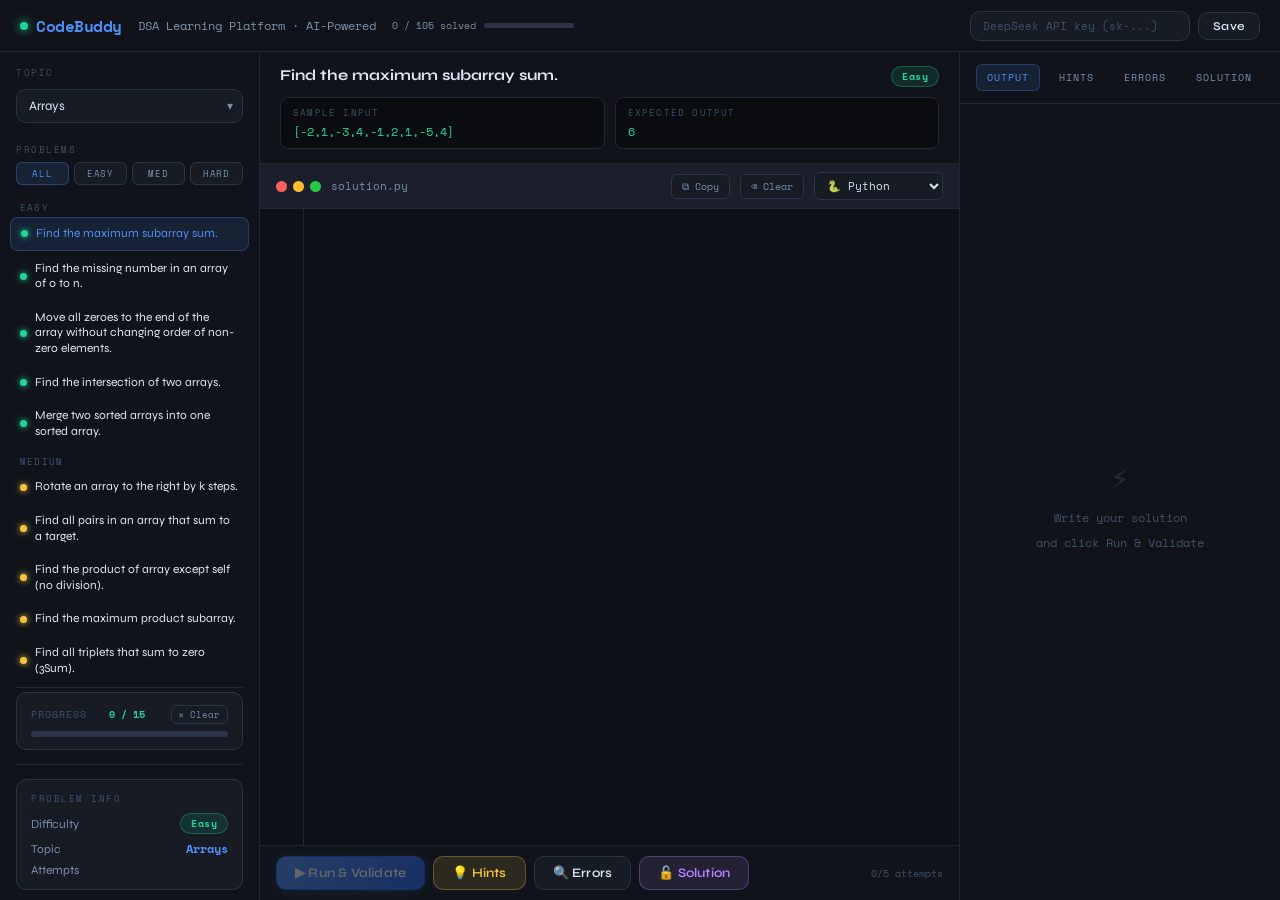
<file: index.html>
<!DOCTYPE html>
<html lang="en">
<head>
<meta charset="UTF-8">
<meta name="viewport" content="width=device-width, initial-scale=1.0">
<title>CodeBuddy — DSA Platform</title>
<link rel="preconnect" href="https://fonts.googleapis.com">
<link href="https://fonts.googleapis.com/css2?family=Space+Mono:ital,wght@0,400;0,700;1,400&family=Syne:wght@400;500;600;700;800&display=swap" rel="stylesheet">
<link rel="stylesheet" href="style.css">
</head>
<body>

<div class="app">

  <!-- ── TOP BAR ── -->
  <header class="topbar">
    <div class="logo">
      <span class="logo-dot"></span>
      CodeBuddy
    </div>
    <span class="topbar-title">DSA Learning Platform · AI-Powered</span>
    <div class="overall-progress-wrap">
      <span id="overall-label">0 / 105 solved</span>
      <div class="overall-track"><div class="overall-fill" id="overall-fill" style="width:0%"></div></div>
    </div>
    <div class="topbar-sep"></div>
    <div class="api-area" id="api-area">
      <input class="api-input" type="password" id="api-key-input" placeholder="DeepSeek API key (sk-...)">
      <button class="btn btn-ghost" style="padding:6px 14px;font-size:12px;" onclick="saveApiKey()">Save</button>
    </div>
  </header>

  <!-- ── SIDEBAR ── -->
  <aside class="sidebar">
    <div class="sidebar-section">
      <div class="sidebar-label">Topic</div>
      <div class="custom-select">
        <select id="topic-select" onchange="onTopicChange()"></select>
      </div>
    </div>

    <div class="sidebar-label" style="padding: 0 16px; margin-bottom:6px;">Problems</div>
    <div class="diff-filter-row">
      <button class="diff-filter-btn active-all" id="filter-all"   onclick="setDiffFilter('all')">All</button>
      <button class="diff-filter-btn" id="filter-easy"   onclick="setDiffFilter('easy')">Easy</button>
      <button class="diff-filter-btn" id="filter-medium" onclick="setDiffFilter('medium')">Med</button>
      <button class="diff-filter-btn" id="filter-hard"   onclick="setDiffFilter('hard')">Hard</button>
    </div>
    <div class="q-list" id="q-list"></div>

    <div class="sidebar-divider"></div>

    <!-- Progress bar -->
    <div class="progress-block">
      <div class="progress-label-row">
        <span class="progress-label">Progress</span>
        <span class="progress-count" id="progress-count">0 / 15</span>
        <button class="icon-btn" onclick="clearProgress()" style="margin-left:4px;padding:2px 7px;font-size:9px;">✕ Clear</button>
      </div>
      <div class="progress-track">
        <div class="progress-fill" id="progress-fill" style="width:0%"></div>
      </div>
    </div>

    <div class="sidebar-divider"></div>

    <div class="stat-block">
      <div class="sidebar-label" style="margin-bottom:8px;">Problem Info</div>
      <div class="stat-row">
        <span class="stat-key">Difficulty</span>
        <span id="diff-badge" class="badge easy">Easy</span>
      </div>
      <div class="stat-row">
        <span class="stat-key">Topic</span>
        <span class="stat-val" id="info-topic" style="color:var(--blue)">Arrays</span>
      </div>
      <div class="stat-row">
        <span class="stat-key">Attempts</span>
        <div class="attempt-row" id="attempt-dots"></div>
      </div>
    </div>
  </aside>

  <!-- ── MAIN EDITOR ── -->
  <main class="main">
    <!-- Problem card -->
    <div class="problem-card">
      <div class="problem-head">
        <div class="problem-title" id="prob-title">Select a problem</div>
        <span id="prob-badge" class="badge easy">Easy</span>
      </div>
      <div class="io-row">
        <div class="io-box">
          <div class="io-lbl">Sample Input</div>
          <div class="io-val" id="prob-input">—</div>
        </div>
        <div class="io-box">
          <div class="io-lbl">Expected Output</div>
          <div class="io-val" id="prob-output">—</div>
        </div>
      </div>
    </div>

    <!-- Editor chrome -->
    <div class="editor-chrome">
      <div class="chrome-dots">
        <div class="cd cd-r"></div>
        <div class="cd cd-y"></div>
        <div class="cd cd-g"></div>
      </div>
      <span class="chrome-file" id="chrome-file">solution.py</span>
      <button class="icon-btn" onclick="copyCode()" id="copy-code-btn">⧉ Copy</button>
      <button class="icon-btn" onclick="clearCode()">⌫ Clear</button>
      <div class="lang-select">
        <select id="lang-select" onchange="onLangChange()">
          <option value="python">🐍 Python</option>
          <option value="javascript">🟨 JavaScript</option>
          <option value="java">☕ Java</option>
          <option value="c">⚙️ C</option>
          <option value="cpp">⚙️ C++</option>
        </select>
      </div>
    </div>

    <!-- Code editor -->
    <div class="editor-wrap">
      <div class="line-numbers" id="line-nums"></div>
      <textarea id="code-editor" spellcheck="false" autocomplete="off" autocorrect="off" autocapitalize="off"
        oninput="updateLineNumbers(); onEditorInput()" onscroll="syncScroll()" onkeydown="handleTab(event)"></textarea>
    </div>

    <!-- Actions -->
    <div class="action-bar">
      <button class="btn btn-primary" id="run-btn" onclick="runValidate()" disabled>▶ Run &amp; Validate</button>
      <button class="btn btn-warn" id="hint-btn" onclick="showHints()">💡 Hints</button>
      <button class="btn btn-ghost" id="err-btn" onclick="showErrors()">🔍 Errors</button>
      <button class="btn btn-solution" id="sol-btn" onclick="showSolution()">🔓 Solution</button>
      <div class="btn-spacer"></div>
      <span style="font-family:var(--mono);font-size:10px;color:var(--txt3);align-self:center;" id="attempt-label">0/5 attempts</span>
    </div>
  </main>

  <!-- ── RIGHT PANEL ── -->
  <aside class="right">
    <div class="right-header">
      <button class="tab-btn active" id="tab-output" onclick="switchTab('output')">Output</button>
      <button class="tab-btn" id="tab-hints" onclick="switchTab('hints')">Hints</button>
      <button class="tab-btn" id="tab-errors" onclick="switchTab('errors')">Errors</button>
      <button class="tab-btn" id="tab-solution" onclick="switchTab('solution')">Solution</button>
    </div>
    <div class="right-body" id="right-body">
      <div class="empty-state">
        <div class="empty-icon">⚡</div>
        <div>Write your solution</div>
        <div>and click Run &amp; Validate</div>
      </div>
    </div>
  </aside>

</div>

<script src="data.js"></script>
<script src="app.js"></script>
</body>
</html>
</file>
<file: style.css>
*, *::before, *::after { box-sizing: border-box; margin: 0; padding: 0; }

:root {
  --bg:       #0a0c10;
  --panel:    #10141a;
  --card:     #161b24;
  --border:   #1e2634;
  --border2:  #2a3446;
  --blue:     #4f8ef7;
  --blue-dim: rgba(79,142,247,0.12);
  --green:    #22d39a;
  --green-dim:rgba(34,211,154,0.12);
  --yellow:   #f5c542;
  --yellow-dim:rgba(245,197,66,0.12);
  --red:      #f46060;
  --red-dim:  rgba(244,96,96,0.12);
  --purple:   #b983ff;
  --txt:      #dce6f5;
  --txt2:     #7a8fa8;
  --txt3:     #3d5068;
  --mono:     'Space Mono', monospace;
  --sans:     'Syne', sans-serif;
  --radius:   10px;
}

html, body {
  height: 100%;
  background: var(--bg);
  color: var(--txt);
  font-family: var(--sans);
  font-size: 14px;
  overflow: hidden;
}

/* ─── LAYOUT ─────────────────────────────── */
.app {
  display: grid;
  grid-template-rows: 52px 1fr;
  grid-template-columns: 260px 1fr 320px;
  height: 100vh;
}

/* ─── TOPBAR ─────────────────────────────── */
.topbar {
  grid-column: 1 / -1;
  grid-row: 1;
  background: var(--panel);
  border-bottom: 1px solid var(--border);
  display: flex;
  align-items: center;
  padding: 0 20px;
  gap: 16px;
  position: relative;
  z-index: 10;
}
.logo {
  font-family: var(--mono);
  font-weight: 700;
  font-size: 16px;
  color: var(--blue);
  letter-spacing: -0.5px;
  display: flex;
  align-items: center;
  gap: 8px;
}
.logo-dot {
  width: 8px; height: 8px;
  background: var(--green);
  border-radius: 50%;
  box-shadow: 0 0 10px var(--green);
  animation: blink 2s ease-in-out infinite;
}
@keyframes blink { 0%,100%{opacity:1} 50%{opacity:.3} }
.topbar-title {
  font-size: 12px;
  color: var(--txt2);
  font-family: var(--mono);
}
.topbar-sep { flex: 1; }

/* API key area */
.api-area {
  display: flex;
  align-items: center;
  gap: 8px;
}
.api-input {
  background: var(--card);
  border: 1px solid var(--border2);
  color: var(--txt);
  font-family: var(--mono);
  font-size: 11px;
  padding: 6px 12px;
  border-radius: var(--radius);
  width: 220px;
  outline: none;
  transition: border-color .2s;
}
.api-input:focus { border-color: var(--blue); }
.api-input::placeholder { color: var(--txt3); }
.api-saved {
  display: flex; align-items: center; gap: 6px;
  font-family: var(--mono); font-size: 11px; color: var(--green);
  background: var(--green-dim);
  border: 1px solid rgba(34,211,154,.25);
  padding: 5px 12px; border-radius: var(--radius);
  cursor: pointer;
  transition: background .2s;
}
.api-saved:hover { background: rgba(34,211,154,.2); }

/* ─── SIDEBAR ────────────────────────────── */
.sidebar {
  grid-column: 1;
  grid-row: 2;
  background: var(--panel);
  border-right: 1px solid var(--border);
  display: flex;
  flex-direction: column;
  overflow: hidden;
}
.sidebar-section {
  padding: 14px 16px 10px;
}
.sidebar-label {
  font-family: var(--mono);
  font-size: 9px;
  text-transform: uppercase;
  letter-spacing: 1.5px;
  color: var(--txt3);
  margin-bottom: 10px;
}

/* Custom select */
.custom-select {
  position: relative;
  margin-bottom: 10px;
}
.custom-select select {
  width: 100%;
  background: var(--card);
  border: 1px solid var(--border2);
  color: var(--txt);
  font-family: var(--sans);
  font-size: 13px;
  padding: 8px 32px 8px 12px;
  border-radius: var(--radius);
  appearance: none;
  outline: none;
  cursor: pointer;
  transition: border-color .2s;
}
.custom-select select:focus { border-color: var(--blue); }
.custom-select::after {
  content: '▾';
  position: absolute;
  right: 10px; top: 50%; transform: translateY(-50%);
  color: var(--txt2);
  pointer-events: none;
  font-size: 12px;
}

/* Problem list */
.q-list {
  flex: 1;
  overflow-y: auto;
  padding: 0 10px 10px;
  scrollbar-width: thin;
  scrollbar-color: var(--border2) transparent;
}
.q-item {
  display: flex;
  align-items: center;
  gap: 8px;
  padding: 8px 10px;
  border-radius: 8px;
  cursor: pointer;
  transition: background .15s;
  margin-bottom: 2px;
}
.q-item:hover { background: var(--card); }
.q-item.active { background: var(--blue-dim); border: 1px solid rgba(79,142,247,.25); }
.q-item-name {
  flex: 1;
  font-size: 12px;
  color: var(--txt);
  line-height: 1.3;
}
.q-item.active .q-item-name { color: var(--blue); }
.diff-dot {
  width: 7px; height: 7px;
  border-radius: 50%;
  flex-shrink: 0;
}
.diff-dot.easy { background: var(--green); box-shadow: 0 0 6px var(--green); }
.diff-dot.medium { background: var(--yellow); box-shadow: 0 0 6px var(--yellow); }
.diff-dot.hard { background: var(--red); box-shadow: 0 0 6px var(--red); }

.sidebar-divider {
  height: 1px;
  background: var(--border);
  margin: 4px 16px;
}

/* Stats block */
.stat-block {
  margin: 10px 16px;
  background: var(--card);
  border: 1px solid var(--border2);
  border-radius: var(--radius);
  padding: 12px 14px;
}
.stat-row {
  display: flex;
  align-items: center;
  justify-content: space-between;
  margin-bottom: 6px;
  font-size: 12px;
}
.stat-row:last-child { margin-bottom: 0; }
.stat-key { color: var(--txt2); }
.stat-val { font-family: var(--mono); font-weight: 700; font-size: 12px; }
.badge {
  padding: 2px 10px;
  border-radius: 20px;
  font-size: 10px;
  font-weight: 700;
  font-family: var(--mono);
  letter-spacing: .5px;
}
.badge.easy   { background: var(--green-dim); color: var(--green); border: 1px solid rgba(34,211,154,.3); }
.badge.medium { background: var(--yellow-dim); color: var(--yellow); border: 1px solid rgba(245,197,66,.3); }
.badge.hard   { background: var(--red-dim); color: var(--red); border: 1px solid rgba(244,96,96,.3); }

/* Progress bar */
.progress-block {
  margin: 0 16px 10px;
  background: var(--card);
  border: 1px solid var(--border2);
  border-radius: var(--radius);
  padding: 12px 14px;
}
.progress-label-row {
  display: flex;
  justify-content: space-between;
  align-items: center;
  margin-bottom: 7px;
  font-family: var(--mono);
  font-size: 10px;
}
.progress-label { color: var(--txt3); text-transform: uppercase; letter-spacing: 1px; }
.progress-count { color: var(--green); font-weight: 700; }
.progress-track {
  height: 6px;
  background: var(--border2);
  border-radius: 99px;
  overflow: hidden;
}
.progress-fill {
  height: 100%;
  border-radius: 99px;
  background: linear-gradient(90deg, var(--green), #16a87a);
  box-shadow: 0 0 8px rgba(34,211,154,.4);
  transition: width .5s cubic-bezier(.4,0,.2,1);
}
.diff-section-label {
  font-family: var(--mono);
  font-size: 9px;
  text-transform: uppercase;
  letter-spacing: 1.2px;
  color: var(--txt3);
  padding: 6px 10px 3px;
}

/* Attempt dots */
.attempt-row {
  display: flex;
  align-items: center;
  gap: 5px;
  margin-top: 2px;
}
.adot {
  width: 12px; height: 12px;
  border-radius: 3px;
  background: var(--border2);
  transition: all .3s;
}
.adot.used { background: var(--red); box-shadow: 0 0 5px rgba(244,96,96,.5); }

/* ─── MAIN EDITOR PANEL ───────────────────── */
.main {
  grid-column: 2;
  grid-row: 2;
  display: flex;
  flex-direction: column;
  overflow: hidden;
  border-right: 1px solid var(--border);
}

/* Problem card */
.problem-card {
  background: var(--panel);
  border-bottom: 1px solid var(--border);
  padding: 14px 20px;
  flex-shrink: 0;
}
.problem-head {
  display: flex;
  align-items: flex-start;
  justify-content: space-between;
  gap: 12px;
  margin-bottom: 10px;
}
.problem-title {
  font-family: var(--sans);
  font-size: 15px;
  font-weight: 700;
  color: var(--txt);
  line-height: 1.3;
}
.io-row {
  display: flex;
  gap: 10px;
}
.io-box {
  flex: 1;
  background: var(--bg);
  border: 1px solid var(--border);
  border-radius: 8px;
  padding: 8px 12px;
}
.io-lbl {
  font-family: var(--mono);
  font-size: 9px;
  text-transform: uppercase;
  letter-spacing: 1.2px;
  color: var(--txt3);
  margin-bottom: 4px;
}
.io-val {
  font-family: var(--mono);
  font-size: 12px;
  color: var(--green);
  word-break: break-all;
}

/* Editor chrome */
.editor-chrome {
  background: #1a1f2b;
  border-bottom: 1px solid var(--border);
  padding: 8px 16px;
  display: flex;
  align-items: center;
  gap: 10px;
  flex-shrink: 0;
}
.chrome-dots { display: flex; gap: 6px; }
.cd { width: 11px; height: 11px; border-radius: 50%; }
.cd-r { background: #ff5f57; }
.cd-y { background: #ffbd2e; }
.cd-g { background: #28ca41; }
.chrome-file { font-family: var(--mono); font-size: 11px; color: var(--txt2); flex: 1; }
.chrome-lang {
  font-family: var(--mono);
  font-size: 10px;
  padding: 3px 10px;
  border-radius: 6px;
  background: var(--blue-dim);
  color: var(--blue);
  border: 1px solid rgba(79,142,247,.2);
}
.lang-select select {
  background: var(--card);
  border: 1px solid var(--border2);
  color: var(--txt);
  font-family: var(--mono);
  font-size: 11px;
  padding: 4px 8px;
  border-radius: 6px;
  outline: none;
  cursor: pointer;
}

/* Code editor */
.editor-wrap {
  flex: 1;
  position: relative;
  overflow: hidden;
}
#code-editor {
  width: 100%;
  height: 100%;
  background: #0d1117;
  color: #c9d1d9;
  font-family: var(--mono);
  font-size: 13px;
  line-height: 1.6;
  border: none;
  outline: none;
  resize: none;
  padding: 16px 16px 16px 56px;
  tab-size: 4;
  scrollbar-width: thin;
  scrollbar-color: var(--border2) transparent;
  caret-color: var(--blue);
}
.line-numbers {
  position: absolute;
  left: 0; top: 0; bottom: 0;
  width: 44px;
  background: #0d1117;
  border-right: 1px solid var(--border);
  padding: 16px 0;
  font-family: var(--mono);
  font-size: 13px;
  line-height: 1.6;
  color: var(--txt3);
  text-align: right;
  padding-right: 8px;
  pointer-events: none;
  overflow: hidden;
  user-select: none;
}
.line-numbers span { display: block; }

/* Action bar */
.action-bar {
  display: flex;
  gap: 8px;
  padding: 10px 16px;
  background: var(--panel);
  border-top: 1px solid var(--border);
  flex-shrink: 0;
}
.btn {
  display: flex;
  align-items: center;
  gap: 6px;
  padding: 8px 18px;
  border-radius: var(--radius);
  border: 1px solid transparent;
  font-family: var(--sans);
  font-size: 13px;
  font-weight: 600;
  cursor: pointer;
  transition: all .2s;
  letter-spacing: .2px;
}
.btn:disabled { opacity: .35; cursor: not-allowed; transform: none !important; }
.btn:not(:disabled):hover { transform: translateY(-1px); }
.btn:not(:disabled):active { transform: translateY(0); }
.btn-primary {
  background: linear-gradient(135deg, #4f8ef7, #2563eb);
  color: #fff;
  border-color: #2563eb;
  box-shadow: 0 2px 12px rgba(79,142,247,.3);
}
.btn-primary:not(:disabled):hover { box-shadow: 0 4px 20px rgba(79,142,247,.5); }
.btn-ghost {
  background: var(--card);
  color: var(--txt);
  border-color: var(--border2);
}
.btn-ghost:not(:disabled):hover { border-color: var(--blue); color: var(--blue); }
.btn-warn {
  background: var(--yellow-dim);
  color: var(--yellow);
  border-color: rgba(245,197,66,.3);
}
.btn-warn:not(:disabled):hover { background: rgba(245,197,66,.2); }
.btn-solution {
  background: rgba(185,131,255,0.12);
  color: var(--purple);
  border-color: rgba(185,131,255,.3);
}
.btn-solution:not(:disabled):hover { background: rgba(185,131,255,.2); }
.lock-icon { font-size: 11px; }
.btn-spacer { flex: 1; }

/* Solution panel */
.solution-block {
  background: var(--card);
  border: 1px solid var(--border2);
  border-radius: var(--radius);
  overflow: hidden;
  margin-bottom: 12px;
}
.solution-code-header {
  display: flex;
  align-items: center;
  justify-content: space-between;
  padding: 8px 14px;
  background: #1a1f2b;
  border-bottom: 1px solid var(--border);
  font-family: var(--mono);
  font-size: 10px;
  color: var(--txt2);
}
.solution-code-header span { color: var(--purple); }
.solution-code {
  padding: 14px 16px;
  font-family: var(--mono);
  font-size: 12px;
  line-height: 1.7;
  color: #c9d1d9;
  white-space: pre-wrap;
  word-break: break-all;
  overflow-x: auto;
  background: #0d1117;
  max-height: 260px;
  overflow-y: auto;
}
.solution-explanation {
  padding: 14px 16px;
  font-size: 12px;
  color: var(--txt);
  line-height: 1.7;
  border-top: 1px solid var(--border);
}
.solution-explanation p { margin-bottom: 8px; }
.solution-explanation p:last-child { margin-bottom: 0; }
.solution-explanation strong { color: var(--purple); }

/* ─── RIGHT PANEL ─────────────────────────── */
.right {
  grid-column: 3;
  grid-row: 2;
  display: flex;
  flex-direction: column;
  overflow: hidden;
  background: var(--panel);
}
.right-header {
  padding: 12px 16px;
  border-bottom: 1px solid var(--border);
  display: flex;
  align-items: center;
  gap: 8px;
  flex-shrink: 0;
}
.tab-btn {
  font-family: var(--mono);
  font-size: 10px;
  text-transform: uppercase;
  letter-spacing: 1px;
  padding: 5px 10px;
  border-radius: 6px;
  border: 1px solid transparent;
  cursor: pointer;
  background: none;
  color: var(--txt2);
  transition: all .2s;
}
.tab-btn.active { background: var(--blue-dim); color: var(--blue); border-color: rgba(79,142,247,.25); }
.tab-btn:hover:not(.active) { color: var(--txt); }

.right-body {
  flex: 1;
  overflow-y: auto;
  padding: 16px;
  scrollbar-width: thin;
  scrollbar-color: var(--border2) transparent;
}

/* Result panels */
.result {
  border-radius: var(--radius);
  padding: 14px 16px;
  margin-bottom: 12px;
  border: 1px solid;
  animation: slideUp .3s ease;
}
@keyframes slideUp { from{opacity:0;transform:translateY(8px)} to{opacity:1;transform:translateY(0)} }
.result-title {
  font-size: 14px;
  font-weight: 700;
  margin-bottom: 4px;
  display: flex;
  align-items: center;
  gap: 8px;
}
.result-body { font-size: 12px; opacity: .8; line-height: 1.5; }
.result.success { background: var(--green-dim); border-color: rgba(34,211,154,.3); color: var(--green); }
.result.error   { background: var(--red-dim); border-color: rgba(244,96,96,.3); color: var(--red); }
.result.info    { background: var(--blue-dim); border-color: rgba(79,142,247,.3); color: var(--blue); }
.result.warn    { background: var(--yellow-dim); border-color: rgba(245,197,66,.3); color: var(--yellow); }

/* Complexity */
.cx-grid {
  display: grid;
  grid-template-columns: 1fr 1fr;
  gap: 10px;
  margin-top: 4px;
}
.cx-card {
  background: var(--card);
  border: 1px solid var(--border2);
  border-radius: var(--radius);
  padding: 12px;
  text-align: center;
}
.cx-lbl { font-size: 9px; text-transform: uppercase; letter-spacing: 1px; color: var(--txt3); margin-bottom: 6px; }
.cx-val { font-family: var(--mono); font-size: 18px; font-weight: 700; color: var(--purple); }
.cx-note { font-size: 10px; color: var(--txt2); margin-top: 4px; line-height: 1.3; }

/* Hint grid */
.hint-grid {
  display: grid;
  grid-template-columns: 1fr 1fr;
  gap: 8px;
  margin-top: 4px;
}
.hint-card {
  background: var(--card);
  border: 1px solid var(--border2);
  border-left: 3px solid var(--yellow);
  border-radius: var(--radius);
  padding: 10px 12px;
  font-size: 12px;
  color: var(--txt);
  line-height: 1.4;
  animation: slideUp .3s ease both;
}
.hint-n { font-family: var(--mono); font-size: 9px; color: var(--yellow); font-weight: 700; margin-bottom: 4px; }

/* Error lines */
.err-section { margin-bottom: 14px; }
.err-section-title {
  font-size: 10px;
  text-transform: uppercase;
  letter-spacing: 1px;
  font-weight: 700;
  margin-bottom: 6px;
  font-family: var(--mono);
}
.err-section-title.syntax { color: var(--red); }
.err-section-title.logic { color: var(--yellow); }
.err-section-title.overall { color: var(--txt2); }
.err-line {
  background: var(--card);
  border: 1px solid var(--border2);
  border-radius: 6px;
  padding: 8px 12px;
  font-family: var(--mono);
  font-size: 11px;
  color: var(--txt);
  margin-bottom: 5px;
  border-left: 3px solid var(--red);
  line-height: 1.4;
}
.err-line.logic { border-left-color: var(--yellow); }
.err-line.ok { border-left-color: var(--green); color: var(--green); }

/* Loading dots */
.loading {
  display: flex;
  align-items: center;
  gap: 8px;
  padding: 20px;
  color: var(--txt2);
  font-family: var(--mono);
  font-size: 12px;
}
.ldots { display: flex; gap: 4px; }
.ldots span {
  width: 6px; height: 6px;
  background: var(--blue);
  border-radius: 50%;
  animation: ldot .8s ease-in-out infinite both;
}
.ldots span:nth-child(2) { animation-delay: .15s; }
.ldots span:nth-child(3) { animation-delay: .3s; }
@keyframes ldot { 0%,100%{opacity:.2;transform:scale(.8)} 50%{opacity:1;transform:scale(1)} }

/* Empty state */
.empty-state {
  display: flex;
  flex-direction: column;
  align-items: center;
  justify-content: center;
  height: 100%;
  color: var(--txt3);
  font-family: var(--mono);
  font-size: 12px;
  text-align: center;
  gap: 8px;
}
.empty-icon { font-size: 32px; opacity: .4; }

/* Section divider */
.sec-div {
  display: flex;
  align-items: center;
  gap: 8px;
  font-family: var(--mono);
  font-size: 9px;
  text-transform: uppercase;
  letter-spacing: 1.2px;
  color: var(--txt3);
  margin: 12px 0 8px;
}
.sec-div::after { content: ''; flex: 1; height: 1px; background: var(--border); }


/* Difficulty filter tabs */
.diff-filter-row {
  display: flex;
  gap: 5px;
  padding: 0 16px 10px;
}
.diff-filter-btn {
  flex: 1;
  font-family: var(--mono);
  font-size: 9px;
  text-transform: uppercase;
  letter-spacing: .8px;
  padding: 4px 0;
  border-radius: 6px;
  border: 1px solid var(--border2);
  background: var(--card);
  color: var(--txt2);
  cursor: pointer;
  transition: all .15s;
  text-align: center;
}
.diff-filter-btn.active-all  { background: var(--blue-dim); color: var(--blue); border-color: rgba(79,142,247,.3); }
.diff-filter-btn.active-easy { background: var(--green-dim); color: var(--green); border-color: rgba(34,211,154,.3); }
.diff-filter-btn.active-medium { background: var(--yellow-dim); color: var(--yellow); border-color: rgba(245,197,66,.3); }
.diff-filter-btn.active-hard { background: var(--red-dim); color: var(--red); border-color: rgba(244,96,96,.3); }

/* Clear + Copy icon buttons */
.icon-btn {
  display: inline-flex;
  align-items: center;
  gap: 5px;
  padding: 4px 10px;
  border-radius: 6px;
  border: 1px solid var(--border2);
  background: var(--card);
  color: var(--txt2);
  font-family: var(--mono);
  font-size: 10px;
  cursor: pointer;
  transition: all .15s;
  white-space: nowrap;
}
.icon-btn:hover { border-color: var(--blue); color: var(--blue); }
.icon-btn.copied { border-color: var(--green); color: var(--green); background: var(--green-dim); }
.icon-btn.cleared { border-color: var(--red); color: var(--red); background: var(--red-dim); }

/* Overall progress (topbar) */
.overall-progress-wrap {
  display: flex;
  align-items: center;
  gap: 8px;
  font-family: var(--mono);
  font-size: 10px;
  color: var(--txt2);
}
.overall-track {
  width: 90px;
  height: 5px;
  background: var(--border2);
  border-radius: 99px;
  overflow: hidden;
}
.overall-fill {
  height: 100%;
  background: linear-gradient(90deg, var(--purple), var(--blue));
  border-radius: 99px;
  transition: width .5s cubic-bezier(.4,0,.2,1);
}
/* Scrollbar */
::-webkit-scrollbar { width: 5px; height: 5px; }
::-webkit-scrollbar-track { background: transparent; }
::-webkit-scrollbar-thumb { background: var(--border2); border-radius: 3px; }

/* Lang mismatch */
.lang-warn {
  display: flex;
  gap: 10px;
  align-items: flex-start;
  background: var(--yellow-dim);
  border: 1px solid rgba(245,197,66,.3);
  border-radius: var(--radius);
  padding: 12px 14px;
  margin-bottom: 10px;
  color: var(--yellow);
  font-size: 12px;
  line-height: 1.5;
  animation: slideUp .3s ease;
}
.lang-warn-icon { font-size: 16px; flex-shrink: 0; margin-top: 1px; }

/* Responsive hint */
@media (max-width: 1100px) {
  .app { grid-template-columns: 220px 1fr 280px; }
}
</style>
</file>
